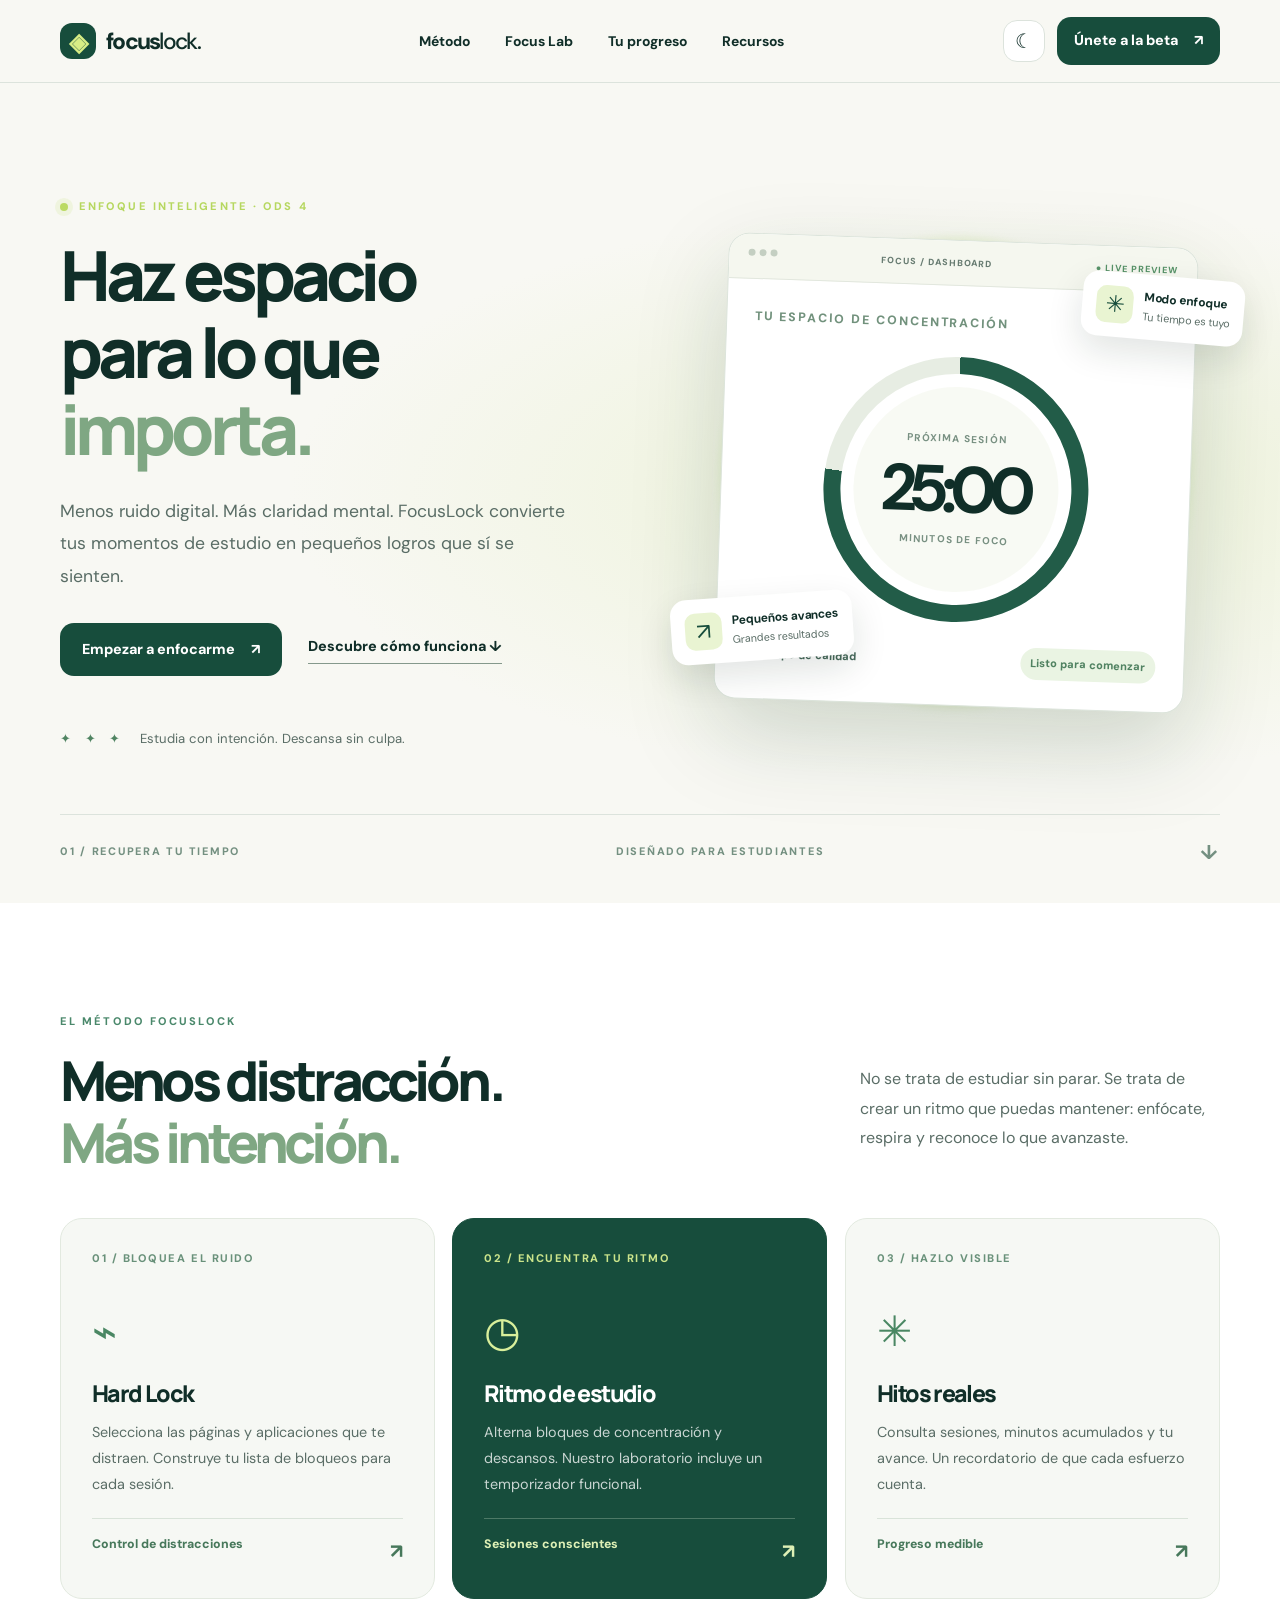
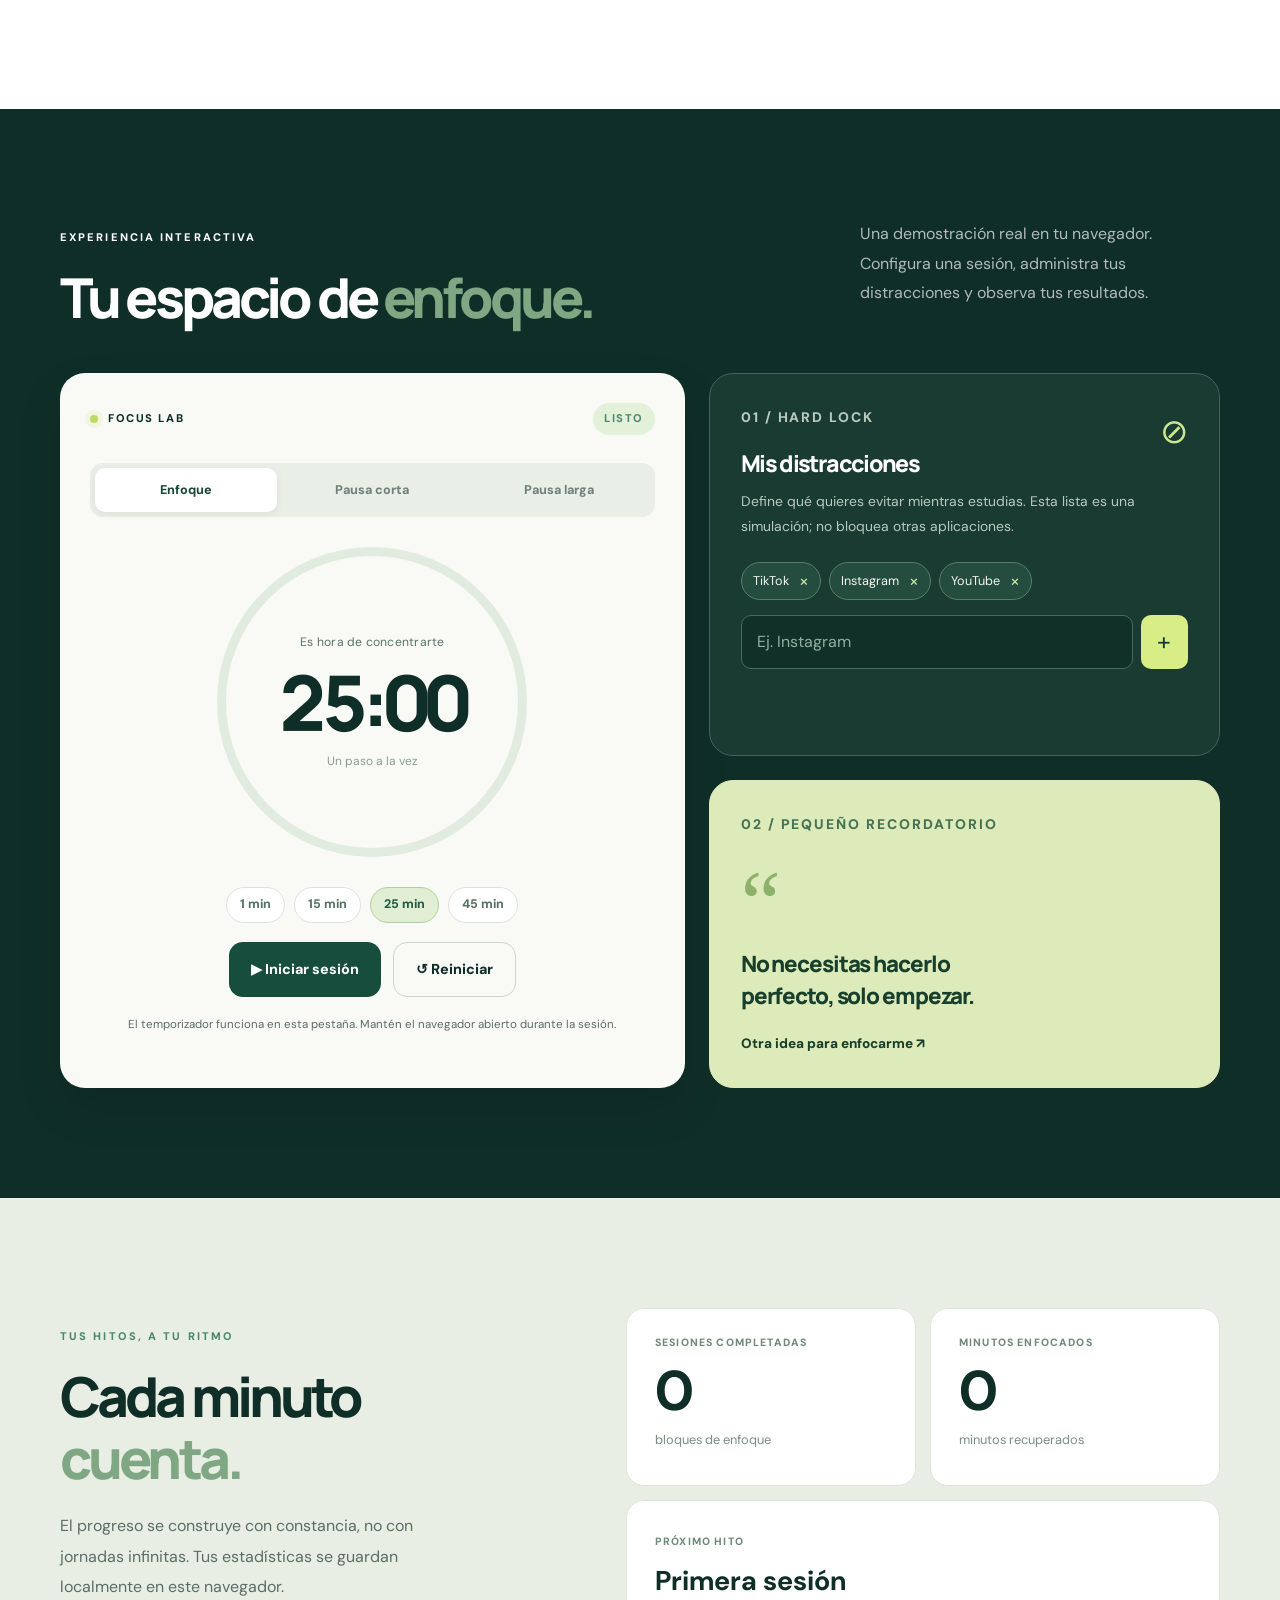
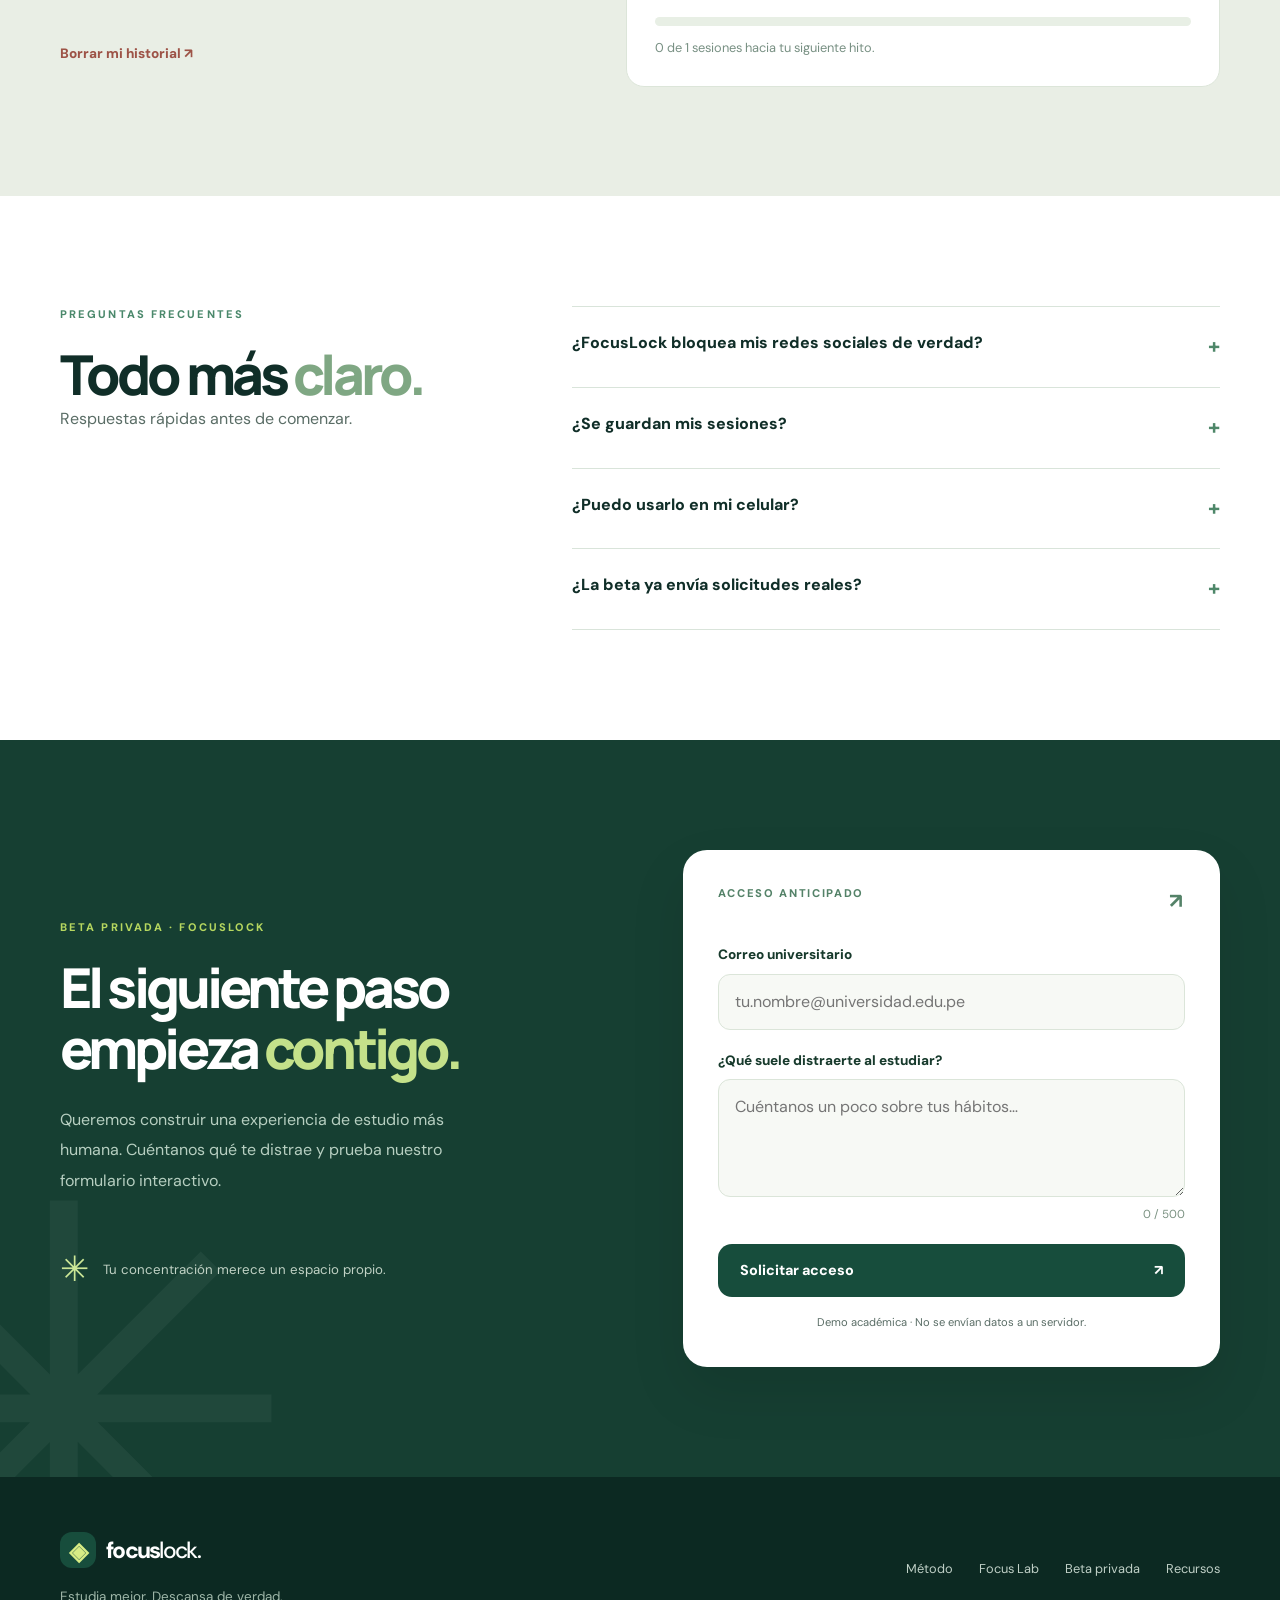
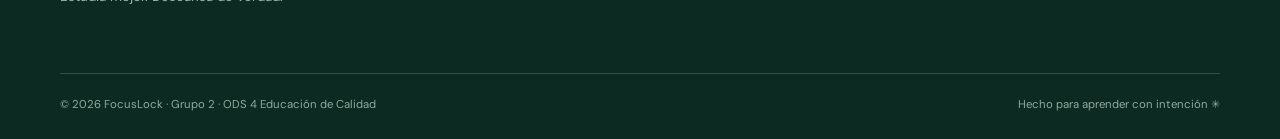
<file: index.html>
<!doctype html>
<html lang="es">
<head>
<meta charset="UTF-8">
<meta name="viewport" content="width=device-width,initial-scale=1">
<meta name="theme-color" content="#102e28">
<meta name="description" content="FocusLock: sesiones de enfoque, pausas conscientes y seguimiento de tus avances.">
<title>FocusLock — Recupera tu enfoque</title>
<link rel="icon" href="iconos/favicon.svg" type="image/svg+xml">
<link rel="stylesheet" href="css/estilos.css">
<script src="js/interacciones.js" defer></script>
<script src="js/validacion-beta.js" defer></script>
</head>
<body>
<div class="barra-progreso" aria-hidden="true"></div>
<a class="saltar" href="#contenido">Saltar al contenido</a>
<header class="cabecera" id="inicio"><div class="contenedor barra">
<a class="marca" href="#inicio"><span class="marca-icono">◈</span><span>focus<span class="marca-light">lock.</span></span></a>
<nav id="navegacion" aria-label="Navegación principal"><a href="#nosotros">Método</a><a href="#simulador">Focus Lab</a><a href="#progreso">Tu progreso</a><a href="recursos.html">Recursos</a></nav>
<div class="header-actions"><button class="icon-button" id="tema" aria-label="Cambiar tema" title="Cambiar tema">☾</button><a class="boton boton-cabecera" href="#contacto">Únete a la beta <span aria-hidden="true">↗</span></a><button id="menu-movil" class="icon-button menu-movil" aria-label="Abrir menú" aria-expanded="false">☰</button></div>
</div></header>
<main id="contenido">
<section class="hero seccion"><div class="contenedor hero-grid"><div class="hero-copy"><p class="eyebrow"><span class="dot"></span> ENFOQUE INTELIGENTE · ODS 4</p><h1>Haz espacio<br>para lo que <em>importa.</em></h1><p class="hero-descripcion">Menos ruido digital. Más claridad mental. FocusLock convierte tus momentos de estudio en pequeños logros que sí se sienten.</p><div class="hero-actions"><a class="boton primario" href="#simulador">Empezar a enfocarme <span aria-hidden="true">↗</span></a><a class="link-suave" href="#nosotros">Descubre cómo funciona <span aria-hidden="true">↓</span></a></div><div class="hero-trust"><span class="mini-stars">✦ ✦ ✦</span><span>Estudia con intención. Descansa sin culpa.</span></div></div>
<div class="hero-visual"><div class="aura"></div><div class="visual-window"><div class="window-top"><span class="window-dots"><i></i><i></i><i></i></span><span>FOCUS / DASHBOARD</span><span>● LIVE PREVIEW</span></div><div class="window-body"><div class="window-kicker">Tu espacio de concentración</div><div class="visual-circle"><div class="circle-inner"><small>PRÓXIMA SESIÓN</small><strong>25:00</strong><span>MINUTOS DE FOCO</span></div></div><div class="window-bottom"><span>◈ Tiempo de calidad</span><span class="state-pill">Listo para comenzar</span></div></div></div><div class="floating-note note-one"><span>↗</span><div><strong>Pequeños avances</strong><small>Grandes resultados</small></div></div><div class="floating-note note-two"><span>✳</span><div><strong>Modo enfoque</strong><small>Tu tiempo es tuyo</small></div></div></div></div><div class="contenedor hero-bottom"><span>01 / RECUPERA TU TIEMPO</span><span>DISEÑADO PARA ESTUDIANTES</span><a href="#nosotros" aria-label="Desplazar a la siguiente sección">↓</a></div></section>
<section id="nosotros" class="seccion method-section"><div class="contenedor"><div class="section-heading"><div><p class="eyebrow eyebrow-green">EL MÉTODO FOCUSLOCK</p><h2>Menos distracción.<br><em>Más intención.</em></h2></div><p>No se trata de estudiar sin parar. Se trata de crear un ritmo que puedas mantener: enfócate, respira y reconoce lo que avanzaste.</p></div><div class="feature-grid"><article class="feature-card"><span class="feature-number">01 / BLOQUEA EL RUIDO</span><div class="feature-icon">⌁</div><h3>Hard Lock</h3><p>Selecciona las páginas y aplicaciones que te distraen. Construye tu lista de bloqueos para cada sesión.</p><span class="feature-footer">Control de distracciones <span>↗</span></span></article><article class="feature-card featured"><span class="feature-number">02 / ENCUENTRA TU RITMO</span><div class="feature-icon">◷</div><h3>Ritmo de estudio</h3><p>Alterna bloques de concentración y descansos. Nuestro laboratorio incluye un temporizador funcional.</p><span class="feature-footer">Sesiones conscientes <span>↗</span></span></article><article class="feature-card"><span class="feature-number">03 / HAZLO VISIBLE</span><div class="feature-icon">✳</div><h3>Hitos reales</h3><p>Consulta sesiones, minutos acumulados y tu avance. Un recordatorio de que cada esfuerzo cuenta.</p><span class="feature-footer">Progreso medible <span>↗</span></span></article></div></div></section>
<section id="simulador" class="seccion lab-section"><div class="contenedor"><div class="section-heading lab-heading"><div><p class="eyebrow">EXPERIENCIA INTERACTIVA</p><h2>Tu espacio de <em>enfoque.</em></h2></div><p>Una demostración real en tu navegador. Configura una sesión, administra tus distracciones y observa tus resultados.</p></div><div class="lab-grid"><div class="timer-card"><div class="timer-top"><span><span class="dot"></span> FOCUS LAB</span><span id="timer-estado" class="tiny-status">LISTO</span></div><div class="timer-tabs" role="group" aria-label="Tipo de sesión"><button class="active" data-mode="focus" aria-pressed="true">Enfoque</button><button data-mode="short" aria-pressed="false">Pausa corta</button><button data-mode="long" aria-pressed="false">Pausa larga</button></div><div class="timer-ring" id="timer-ring"><div class="timer-ring-inner"><p id="timer-etiqueta">Es hora de concentrarte</p><div id="timer-display" role="timer" aria-live="off">25:00</div><span id="timer-subtitle">Un paso a la vez</span></div></div><div class="timer-presets" aria-label="Duración"><button data-min="1">1 min</button><button data-min="15">15 min</button><button data-min="25" class="selected">25 min</button><button data-min="45">45 min</button></div><div class="timer-controls"><button class="boton primario" id="timer-toggle">▶ Iniciar sesión</button><button class="boton outlined" id="timer-reset">↺ Reiniciar</button></div><p class="timer-footnote">El temporizador funciona en esta pestaña. Mantén el navegador abierto durante la sesión.</p></div><div class="lab-sidebar"><div class="side-card"><div class="side-header"><div><p class="card-overline">01 / HARD LOCK</p><h3>Mis distracciones</h3></div><span class="mini-icon">⊘</span></div><p>Define qué quieres evitar mientras estudias. Esta lista es una simulación; no bloquea otras aplicaciones.</p><div class="chip-list" id="bloqueos" aria-live="polite"></div><form id="form-bloqueo" class="inline-form"><label class="sr-only" for="bloqueo-input">Nueva distracción</label><input id="bloqueo-input" maxlength="35" placeholder="Ej. Instagram" autocomplete="off"><button type="submit" aria-label="Añadir distracción">+</button></form><p class="inline-feedback" id="bloqueo-mensaje" role="status"></p></div><div class="side-card quote-card"><p class="card-overline">02 / PEQUEÑO RECORDATORIO</p><div class="quote-mark">“</div><blockquote id="frase">No necesitas hacerlo perfecto, solo empezar.</blockquote><button id="otra-frase" class="text-button">Otra idea para enfocarme ↗</button></div></div></div></div></section>
<section id="progreso" class="seccion progress-section"><div class="contenedor progress-grid"><div><p class="eyebrow eyebrow-green">TUS HITOS, A TU RITMO</p><h2>Cada minuto<br><em>cuenta.</em></h2><p>El progreso se construye con constancia, no con jornadas infinitas. Tus estadísticas se guardan localmente en este navegador.</p><button id="borrar-progreso" class="text-button danger-button">Borrar mi historial ↗</button></div><div class="stats-panel"><div class="stat"><span>SESIONES COMPLETADAS</span><strong id="stat-sesiones">0</strong><small>bloques de enfoque</small></div><div class="stat"><span>MINUTOS ENFOCADOS</span><strong id="stat-minutos">0</strong><small>minutos recuperados</small></div><div class="stat stat-wide"><div><span>PRÓXIMO HITO</span><strong id="hito-texto">Primera sesión</strong></div><div class="milestone-track"><div id="hito-barra"></div></div><small id="hito-detalle">Completa una sesión de enfoque para empezar.</small></div></div></div></section>
<section class="seccion faq-section"><div class="contenedor faq-grid"><div><p class="eyebrow eyebrow-green">PREGUNTAS FRECUENTES</p><h2>Todo más <em>claro.</em></h2><p>Respuestas rápidas antes de comenzar.</p></div><div class="faq-list"><details><summary>¿FocusLock bloquea mis redes sociales de verdad?<span>+</span></summary><p>Esta versión es un prototipo interactivo. Permite configurar una lista de distracciones, pero no bloquea páginas ni aplicaciones fuera de esta web.</p></details><details><summary>¿Se guardan mis sesiones?<span>+</span></summary><p>Sí. Los bloques de enfoque completados se almacenan en el navegador mediante localStorage. Puedes borrar el historial cuando quieras.</p></details><details><summary>¿Puedo usarlo en mi celular?<span>+</span></summary><p>La interfaz se adapta a pantallas móviles. Para evitar pausas imprevistas en el temporizador, es mejor mantener esta pestaña activa.</p></details><details><summary>¿La beta ya envía solicitudes reales?<span>+</span></summary><p>Por ahora el formulario valida los datos y muestra una confirmación de demostración. No envía información a un servidor.</p></details></div></div></section>
<section id="contacto" class="seccion contact-section"><div class="contenedor contact-grid"><div><p class="eyebrow">BETA PRIVADA · FOCUSLOCK</p><h2>El siguiente paso<br>empieza <em>contigo.</em></h2><p>Queremos construir una experiencia de estudio más humana. Cuéntanos qué te distrae y prueba nuestro formulario interactivo.</p><div class="contact-decor">✳ <span>Tu concentración merece un espacio propio.</span></div></div><form id="formulario-beta" class="formulario beta-card" novalidate><div class="form-top"><span>ACCESO ANTICIPADO</span><span>↗</span></div><div class="campo"><label for="correo">Correo universitario</label><input type="email" id="correo" name="correo" placeholder="tu.nombre@universidad.edu.pe" autocomplete="email" aria-describedby="error-correo" required><p class="error-campo" id="error-correo" aria-live="polite"></p></div><div class="campo"><label for="detalle">¿Qué suele distraerte al estudiar?</label><textarea id="detalle" name="detalle" placeholder="Cuéntanos un poco sobre tus hábitos…" maxlength="500" minlength="10" required aria-describedby="error-detalle"></textarea><div class="counter-line"><p class="error-campo" id="error-detalle" aria-live="polite"></p><span id="contador-detalle">0 / 500</span></div></div><button type="submit" class="boton primario submit-beta">Solicitar acceso <span aria-hidden="true">↗</span></button><p id="estado-beta" class="estado-beta" role="status" aria-live="polite"></p><p class="privacy-note">Demo académica · No se envían datos a un servidor.</p></form></div></section>
</main><footer class="pie"><div class="contenedor"><div class="footer-top"><div><a class="marca" href="#inicio"><span class="marca-icono">◈</span><span>focus<span class="marca-light">lock.</span></span></a><p>Estudia mejor. Descansa de verdad.</p></div><div class="footer-links"><a href="#nosotros">Método</a><a href="#simulador">Focus Lab</a><a href="#contacto">Beta privada</a><a href="recursos.html">Recursos</a></div></div><div class="footer-bottom"><span>© 2026 FocusLock · Grupo 2 · ODS 4 Educación de Calidad</span><span>Hecho para aprender con intención ✳</span></div></div></footer>
<div id="toast" class="toast" role="status" aria-live="polite"></div>
</body></html>
</file>
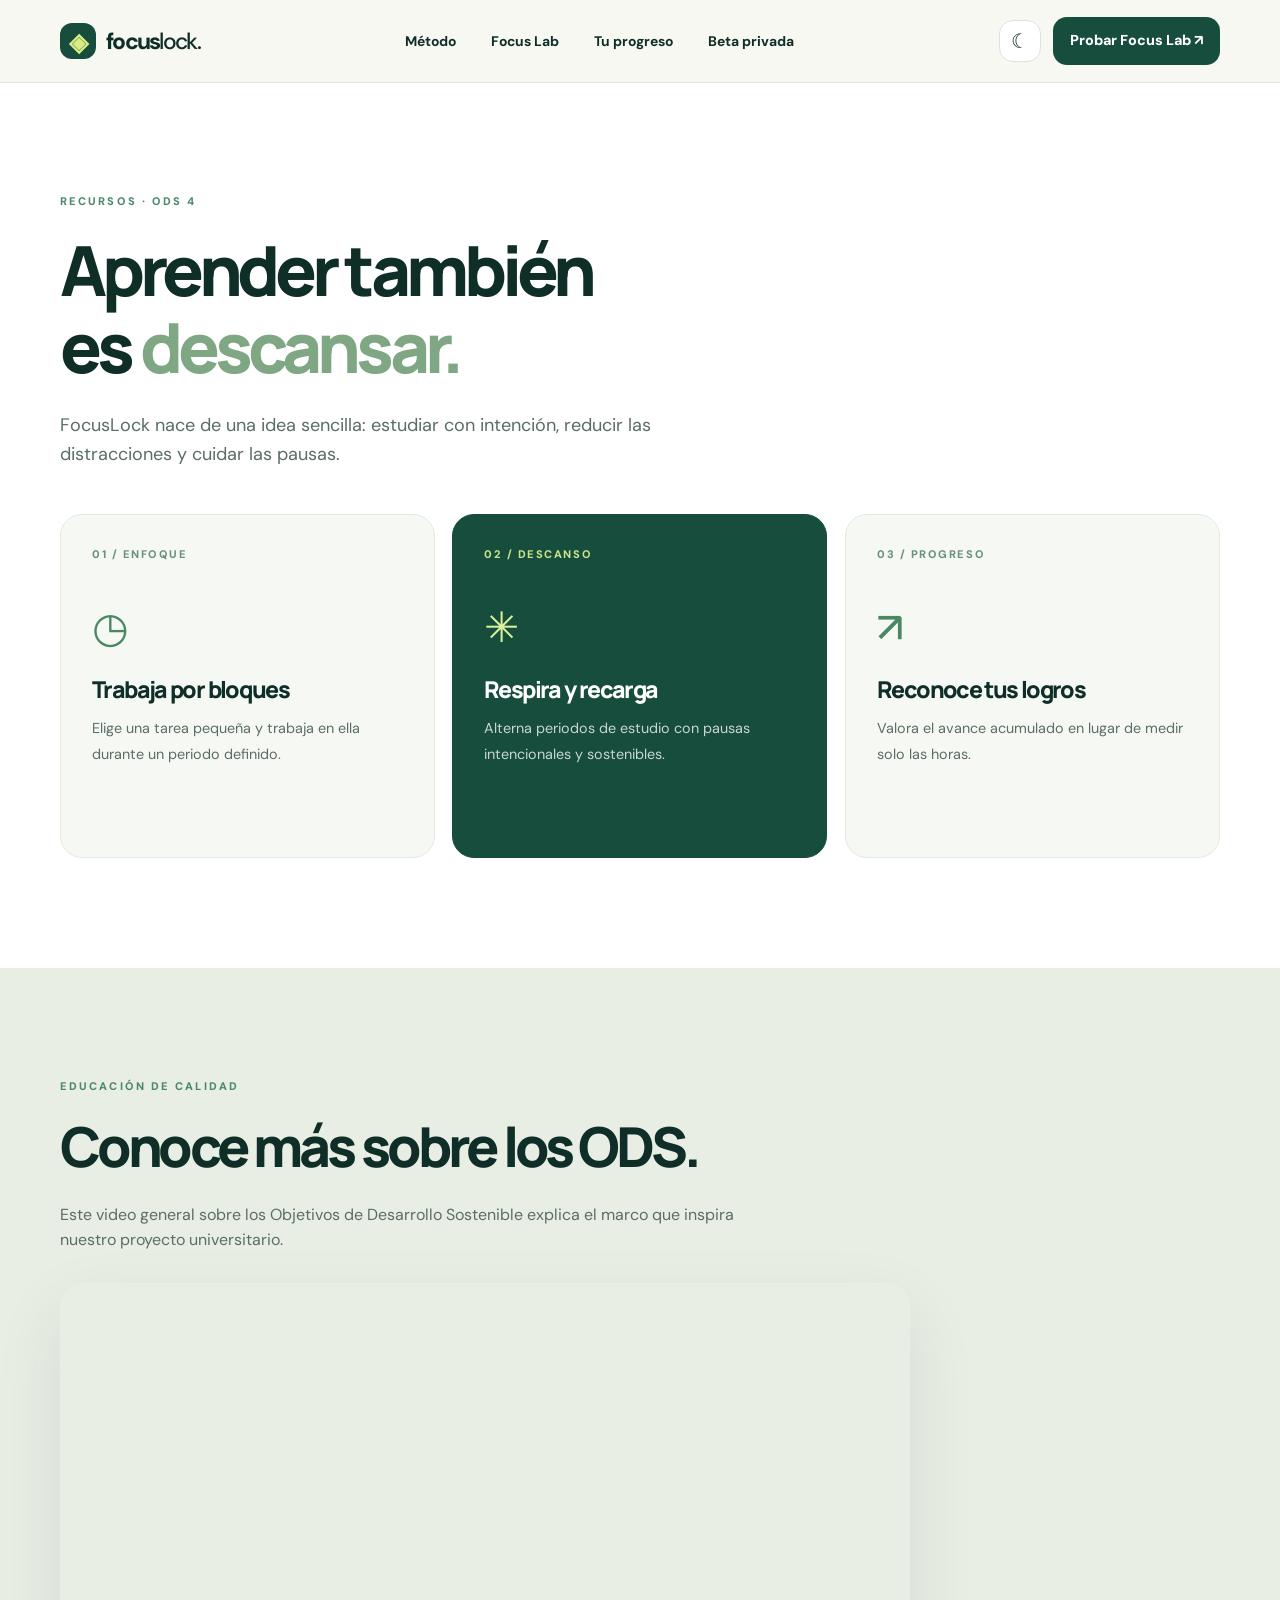
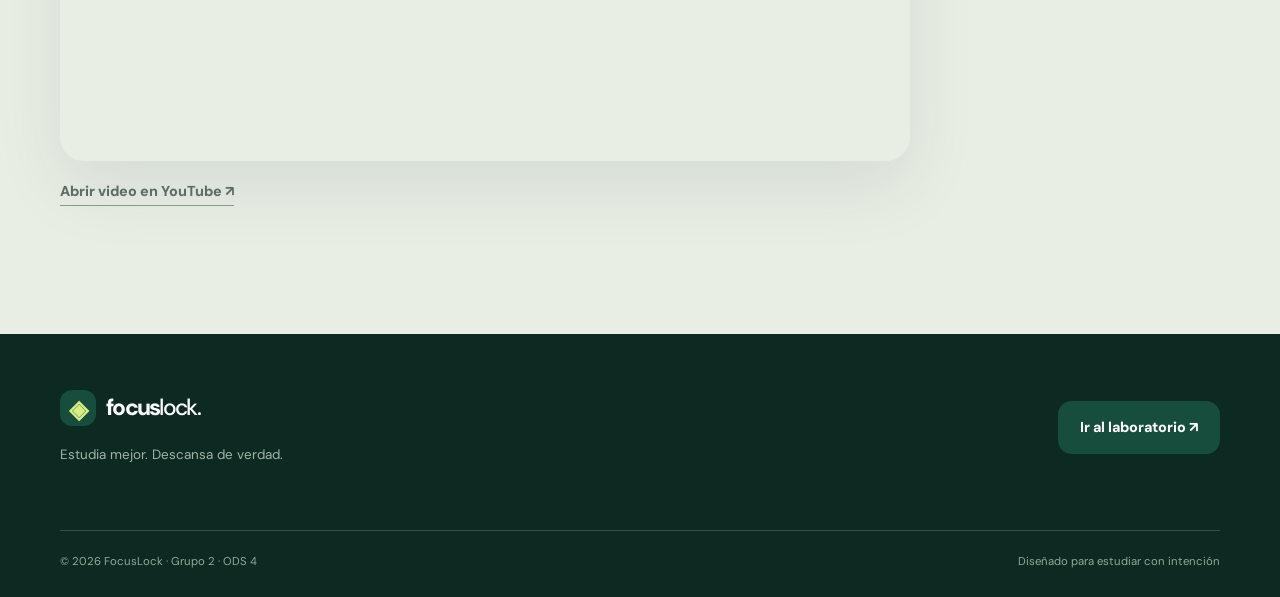
<file: recursos.html>
<!doctype html><html lang="es"><head><meta charset="UTF-8"><meta name="viewport" content="width=device-width,initial-scale=1"><title>Recursos — FocusLock</title><link rel="icon" href="iconos/favicon.svg"><link rel="stylesheet" href="css/estilos.css"><script src="js/interacciones.js" defer></script></head><body><div class="barra-progreso"></div><a class="saltar" href="#contenido">Saltar al contenido</a><header class="cabecera"><div class="contenedor barra"><a class="marca" href="index.html"><span class="marca-icono">◈</span><span>focus<span class="marca-light">lock.</span></span></a><nav id="navegacion" aria-label="Navegación"><a href="index.html#nosotros">Método</a><a href="index.html#simulador">Focus Lab</a><a href="index.html#progreso">Tu progreso</a><a href="index.html#contacto">Beta privada</a></nav><div class="header-actions"><button id="tema" class="icon-button" aria-label="Cambiar tema">☾</button><a href="index.html#simulador" class="boton boton-cabecera">Probar Focus Lab ↗</a><button id="menu-movil" class="icon-button menu-movil" aria-label="Abrir menú" aria-expanded="false">☰</button></div></div></header><main id="contenido"><section class="seccion method-section"><div class="contenedor"><p class="eyebrow eyebrow-green">RECURSOS · ODS 4</p><h1>Aprender también<br>es <em>descansar.</em></h1><p style="max-width:650px;margin-top:26px;font-size:1.13rem">FocusLock nace de una idea sencilla: estudiar con intención, reducir las distracciones y cuidar las pausas.</p><div class="feature-grid" style="margin-top:45px"><article class="feature-card"><span class="feature-number">01 / ENFOQUE</span><div class="feature-icon">◷</div><h3>Trabaja por bloques</h3><p>Elige una tarea pequeña y trabaja en ella durante un periodo definido.</p></article><article class="feature-card featured"><span class="feature-number">02 / DESCANSO</span><div class="feature-icon">✳</div><h3>Respira y recarga</h3><p>Alterna periodos de estudio con pausas intencionales y sostenibles.</p></article><article class="feature-card"><span class="feature-number">03 / PROGRESO</span><div class="feature-icon">↗</div><h3>Reconoce tus logros</h3><p>Valora el avance acumulado en lugar de medir solo las horas.</p></article></div></div></section><section class="seccion progress-section"><div class="contenedor"><p class="eyebrow eyebrow-green">EDUCACIÓN DE CALIDAD</p><h2>Conoce más sobre los ODS.</h2><p style="margin-top:24px;max-width:700px">Este video general sobre los Objetivos de Desarrollo Sostenible explica el marco que inspira nuestro proyecto universitario.</p><div style="aspect-ratio:16/9;max-width:850px;margin-top:30px;overflow:hidden;border-radius:24px;box-shadow:var(--shadow)"><iframe src="https://www.youtube.com/embed/gQBJfYlDOvA" title="Video sobre los Objetivos de Desarrollo Sostenible" loading="lazy" allowfullscreen style="width:100%;height:100%;border:0"></iframe></div><p style="margin-top:17px"><a class="link-suave" href="https://www.youtube.com/watch?v=gQBJfYlDOvA" target="_blank" rel="noopener noreferrer">Abrir video en YouTube ↗</a></p></div></section></main><footer class="pie"><div class="contenedor"><div class="footer-top"><div><a class="marca" href="index.html"><span class="marca-icono">◈</span><span>focus<span class="marca-light">lock.</span></span></a><p>Estudia mejor. Descansa de verdad.</p></div><a href="index.html#simulador" class="boton primario">Ir al laboratorio ↗</a></div><div class="footer-bottom"><span>© 2026 FocusLock · Grupo 2 · ODS 4</span><span>Diseñado para estudiar con intención</span></div></div></footer><div id="toast" class="toast" role="status"></div></body></html>
</file>
<file: css/estilos.css>
@import url('https://fonts.googleapis.com/css2?family=DM+Sans:wght@400;500;600;700;800&family=Manrope:wght@400;500;600;700;800&display=swap');
:root{--ink:#102e28;--muted:#5a6d66;--paper:#f8f8f3;--cream:#f0f1e9;--line:#dce3dc;--green:#174d3c;--lime:#d8ed85;--white:#fff;--shadow:0 26px 70px rgba(12,45,34,.09);--font:'DM Sans',Arial,sans-serif;--title:'Manrope',Arial,sans-serif}
*{box-sizing:border-box}html{scroll-behavior:smooth}body{margin:0;background:var(--paper);color:var(--ink);font-family:var(--font);line-height:1.6;overflow-x:hidden}button,input,textarea{font:inherit}button{cursor:pointer}a{text-decoration:none;color:inherit}a:focus-visible,button:focus-visible,input:focus-visible,textarea:focus-visible,summary:focus-visible{outline:3px solid #b5d35a;outline-offset:4px}img{max-width:100%}p{color:var(--muted);margin:0 0 1.3rem}.contenedor{width:min(1160px,calc(100% - 48px));margin:auto}.seccion{padding:110px 0}section[id]{scroll-margin-top:95px}.saltar{position:fixed;top:-100px;left:16px;z-index:300;background:var(--lime);padding:10px}.saltar:focus{top:12px}.barra-progreso{height:3px;position:fixed;top:0;left:0;width:0;background:#b9d963;z-index:110;pointer-events:none}.cabecera{position:sticky;top:0;z-index:100;background:rgba(248,248,243,.95);border-bottom:1px solid var(--line);backdrop-filter:blur(18px)}.barra{min-height:82px;display:flex;align-items:center;justify-content:space-between;gap:32px}.marca{font-size:1.43rem;font-weight:800;letter-spacing:-.075em;display:flex;align-items:center;gap:10px;white-space:nowrap}.marca-icono{display:grid;place-items:center;color:var(--lime);background:var(--green);height:36px;width:36px;border-radius:12px;letter-spacing:0;font-size:25px}.marca-light{font-weight:500}.cabecera nav{display:flex;align-items:center;gap:35px;font-size:.87rem;font-weight:700}.cabecera nav a{transition:color .2s}.cabecera nav a:hover{color:#63936c}.header-actions{display:flex;gap:12px;align-items:center}.icon-button{height:42px;width:42px;border:1px solid var(--line);border-radius:14px;background:var(--white);color:var(--ink);font-size:20px}.menu-movil{display:none}.boton{border:0;border-radius:14px;padding:15px 22px;display:inline-flex;align-items:center;justify-content:center;gap:16px;font-weight:800;font-size:.9rem;transition:transform .2s,background .2s,box-shadow .2s}.boton:hover{transform:translateY(-3px);box-shadow:0 12px 25px rgba(16,55,38,.16)}.primario,.boton-cabecera{background:var(--green);color:#fff}.primario:hover,.boton-cabecera:hover{background:#236a50}.boton-cabecera{padding:12px 17px}.outlined{background:transparent;color:var(--ink);border:1px solid #cbd7cc}.hero{padding:115px 0 35px;min-height:680px;background:radial-gradient(ellipse at 77% 50%,#ecf2d7 0%,transparent 50%),var(--paper)}.hero-grid{display:grid;grid-template-columns:1.04fr .96fr;gap:58px;align-items:center}.eyebrow{font-size:.69rem;font-weight:800;letter-spacing:.19em;color:#b6d75f;display:flex;align-items:center;gap:11px;margin-bottom:20px}.eyebrow-green{color:#4a886b}.dot{width:8px;height:8px;background:#bbda63;border-radius:50%;display:inline-block;box-shadow:0 0 0 5px rgba(187,218,99,.15)}h1,h2,h3{font-family:var(--title);letter-spacing:-.07em;line-height:1.12;margin:0;color:var(--ink)}h1{font-size:clamp(3.2rem,5.4vw,5.4rem);font-weight:800}h1 em,h2 em{font-style:normal;color:#7fa783}h2{font-size:clamp(2.4rem,4.3vw,4.1rem);font-weight:800}h3{font-size:1.45rem;font-weight:800}.hero-descripcion{font-size:1.1rem;max-width:510px;line-height:1.85;margin:27px 0 30px}.hero-actions{display:flex;align-items:center;gap:26px;flex-wrap:wrap}.link-suave{font-weight:800;font-size:.9rem;border-bottom:1px solid #85998c;padding-bottom:5px}.hero-trust{display:flex;align-items:center;gap:15px;font-size:.82rem;color:var(--muted);margin-top:52px}.mini-stars{color:#508462;letter-spacing:.3rem}.hero-visual{position:relative;min-height:460px;display:grid;place-items:center}.aura{position:absolute;width:470px;height:470px;background:#dcebbd;border-radius:50%;filter:blur(5px);opacity:.62}.visual-window{position:relative;width:96%;max-width:470px;background:#fff;border:1px solid #dce4db;border-radius:21px;box-shadow:0 35px 90px rgba(17,56,40,.17);overflow:hidden;transform:rotate(2deg)}.window-top{background:#f5f7ef;display:flex;justify-content:space-between;padding:15px 19px;font-size:9px;letter-spacing:.11em;font-weight:800;color:#677b71;border-bottom:1px solid #e2e7de}.window-top>span:last-child{color:#579268}.window-dots{display:flex;gap:4px}.window-dots i{width:7px;height:7px;background:#c4cfc2;border-radius:50%}.window-body{padding:28px}.window-kicker{font-size:.77rem;text-transform:uppercase;letter-spacing:.16em;color:#71917c;font-weight:800}.visual-circle{width:265px;height:265px;border-radius:50%;margin:23px auto;background:conic-gradient(#225c48 0 77%,#e7ede3 77% 100%);display:grid;place-items:center}.circle-inner{width:231px;height:231px;border:13px solid white;background:#f8faf4;border-radius:50%;display:flex;flex-direction:column;align-items:center;justify-content:center}.circle-inner small,.circle-inner span{font-size:10px;letter-spacing:.12em;color:#789082;font-weight:700}.circle-inner strong{font-size:4.1rem;letter-spacing:-.09em;line-height:1.3}.window-bottom{display:flex;justify-content:space-between;align-items:center;font-size:11px;font-weight:800;color:#47695b;gap:8px}.state-pill{background:#eaf4e3;color:#508261;padding:7px 10px;border-radius:100px}.floating-note{position:absolute;display:flex;align-items:center;gap:10px;background:#fff;box-shadow:0 14px 35px rgba(13,42,28,.12);padding:14px;border-radius:16px;z-index:2;transform:rotate(-4deg)}.floating-note>span{height:37px;width:37px;background:#e9f4d2;display:grid;place-items:center;border-radius:10px;font-size:23px;color:var(--green)}.floating-note strong,.floating-note small{display:block}.floating-note strong{font-size:.75rem}.floating-note small{font-size:.67rem;color:var(--muted)}.note-one{left:-20px;bottom:46px}.note-two{right:-24px;top:36px;transform:rotate(5deg)}.hero-bottom{border-top:1px solid var(--line);display:flex;align-items:center;justify-content:space-between;margin-top:65px;padding-top:21px;font-size:.68rem;letter-spacing:.16em;font-weight:800;color:#749081}.hero-bottom a{font-size:20px}.method-section{background:#fff}.section-heading{display:flex;align-items:end;justify-content:space-between;gap:70px;margin-bottom:44px}.section-heading>div{flex:1.2}.section-heading>p{max-width:360px;flex:1;line-height:1.85}.feature-grid{display:grid;grid-template-columns:repeat(3,minmax(0,1fr));gap:17px}.feature-card{background:#f6f8f4;border:1px solid #e2e9df;border-radius:22px;padding:31px;min-height:344px;display:flex;flex-direction:column;transition:transform .3s,box-shadow .3s}.feature-card:hover{transform:translateY(-7px);box-shadow:var(--shadow)}.feature-card.featured{background:#174d3c;border-color:#174d3c}.feature-number,.card-overline{font-size:.69rem;letter-spacing:.14em;font-weight:800;color:#69917a}.featured .feature-number{color:#cbe48b}.feature-icon{font-size:42px;font-weight:500;color:#4a8763;margin:30px 0 15px}.featured .feature-icon{color:#d9ef9b}.feature-card h3{margin-bottom:14px}.feature-card p{font-size:.9rem;line-height:1.8}.featured h3,.featured p{color:white}.featured p{opacity:.77}.feature-footer{display:flex;justify-content:space-between;font-size:.77rem;font-weight:800;border-top:1px solid #d9e3d9;padding-top:16px;margin-top:auto;color:#47785b}.featured .feature-footer{color:#def0b6;border-color:#4d7966}.feature-footer span{font-size:20px}.lab-section{background:#102e28;color:#fff}.lab-heading h2,.lab-heading p{color:#fff}.lab-heading>p{opacity:.67}.lab-grid{display:grid;grid-template-columns:1.1fr .9fr;gap:24px}.timer-card{background:#f9faf6;color:var(--ink);padding:30px;border-radius:25px;box-shadow:0 20px 45px rgba(0,0,0,.12)}.timer-top{display:flex;align-items:center;justify-content:space-between;font-size:.7rem;font-weight:800;letter-spacing:.14em}.timer-top>span:first-child{display:flex;align-items:center;gap:10px}.tiny-status{color:#4d8968;background:#e3f1db;border-radius:50px;padding:7px 11px}.timer-tabs{display:flex;background:#e9eee7;padding:5px;gap:4px;border-radius:13px;margin-top:28px}.timer-tabs button{flex:1;border:0;background:transparent;padding:12px 5px;border-radius:10px;font-size:.79rem;font-weight:800;color:#708278}.timer-tabs .active{background:#fff;color:#1a4938;box-shadow:0 2px 8px rgba(0,0,0,.06)}.timer-ring{width:min(310px,78%);aspect-ratio:1;border-radius:50%;margin:30px auto;background:conic-gradient(#215b48 0 0%,#e1ebe0 0 100%);display:grid;place-items:center;transition:background .2s}.timer-ring-inner{width:calc(100% - 18px);height:calc(100% - 18px);border-radius:50%;background:#f9faf6;display:flex;flex-direction:column;align-items:center;justify-content:center}.timer-ring-inner p{font-size:.76rem;letter-spacing:.02em;margin:0;color:#567466}.timer-ring-inner #timer-display{font-family:var(--title);font-size:clamp(3.3rem,6vw,4.8rem);font-weight:800;letter-spacing:-.085em;line-height:1.3;font-variant-numeric:tabular-nums}.timer-ring-inner span{font-size:.75rem;color:#8a9d92}.timer-presets{display:flex;gap:9px;justify-content:center;margin:0 0 19px}.timer-presets button{border:1px solid #dae4da;color:#567265;background:white;border-radius:50px;padding:7px 13px;font-size:.78rem;font-weight:800}.timer-presets .selected{background:#e2eed4;border-color:#aed19f;color:#225b46}.timer-controls{display:flex;justify-content:center;gap:12px;flex-wrap:wrap}.timer-footnote{text-align:center;font-size:.72rem;margin:19px 0 0}.lab-sidebar{display:grid;grid-template-rows:1.25fr 1fr;gap:24px}.side-card{border:1px solid #45635a;border-radius:24px;padding:31px;background:#193b32}.side-header{display:flex;justify-content:space-between;gap:10px}.side-card h3{color:#fff;margin:10px 0 13px}.side-card p{color:#b8c9bf;font-size:.87rem;line-height:1.8}.mini-icon{font-size:34px;color:#cbe792}.chip-list{display:flex;flex-wrap:wrap;gap:8px;min-height:38px;margin:23px 0 15px}.chip{border:1px solid #587e68;border-radius:50px;padding:7px 11px;background:#254d3f;color:#f2f6ed;display:flex;gap:10px;align-items:center;font-size:.79rem}.chip button{background:none;border:0;color:#cce9ab;font-size:18px;padding:0;line-height:1}.inline-form{display:flex;gap:8px}.inline-form input{min-width:0;flex:1;padding:13px 15px;border:1px solid #4a6a5c;border-radius:10px;background:#113128;color:#fff}.inline-form input::placeholder{color:#91aea0}.inline-form button{width:47px;border:0;border-radius:10px;background:#d8ed85;color:#163e2e;font-size:25px}.inline-feedback{min-height:17px;margin:8px 0 0!important;font-size:.75rem!important}.quote-card{background:#ddebba;color:#183e2c;border-color:#ddebba;position:relative;overflow:hidden}.quote-card .card-overline{color:#467153}.quote-mark{font-size:90px;line-height:1;margin:0;color:#8cb16b;font-family:Georgia,serif}.quote-card blockquote{font-family:var(--title);font-size:1.4rem;font-weight:800;line-height:1.4;letter-spacing:-.05em;margin:0 0 19px;max-width:300px}.text-button{padding:0;border:0;background:none;font-size:.85rem;font-weight:800;color:inherit;text-align:left}.progress-section{background:#e9eee5}.progress-grid{display:grid;grid-template-columns:.9fr 1.1fr;gap:80px;align-items:center}.progress-grid>div:first-child>p:not(.eyebrow){max-width:390px;margin-top:22px;line-height:1.9}.stats-panel{display:grid;grid-template-columns:1fr 1fr;gap:14px}.stat{background:#fff;border:1px solid #dce5d9;padding:26px 28px;border-radius:18px;min-height:178px;display:flex;flex-direction:column}.stat>span,.stat-wide span{font-size:.66rem;letter-spacing:.11em;color:#708a78;font-weight:800}.stat>strong{font-size:3.5rem;letter-spacing:-.08em;line-height:1.4}.stat small{color:#789083;font-size:.8rem}.stat-wide{grid-column:1/-1;min-height:150px;display:block}.stat-wide strong{display:block;font-size:1.7rem;margin-top:6px}.milestone-track{height:9px;background:#e8efe5;border-radius:20px;overflow:hidden;margin:15px 0 8px}.milestone-track div{height:100%;width:0;background:#387957;transition:width .4s}.danger-button{margin-top:20px;color:#9d5347}.faq-section{background:#fff}.faq-grid{display:grid;grid-template-columns:.8fr 1.2fr;gap:80px}.faq-list details{border-bottom:1px solid #d9e4da}.faq-list details:first-child{border-top:1px solid #d9e4da}.faq-list summary{list-style:none;padding:23px 0;display:flex;justify-content:space-between;gap:25px;font-weight:800;cursor:pointer}.faq-list summary::-webkit-details-marker{display:none}.faq-list summary span{font-size:21px;color:#4e8769}.faq-list details[open] summary span{transform:rotate(45deg)}.faq-list details p{padding-right:30px;font-size:.9rem;line-height:1.8}.contact-section{background:#163f32;color:#fff;position:relative;overflow:hidden}.contact-section:before{content:'✳';font-size:570px;line-height:1;position:absolute;left:-175px;bottom:-230px;opacity:.045;pointer-events:none}.contact-grid{display:grid;grid-template-columns:1fr 1fr;gap:85px;align-items:center;position:relative}.contact-grid h2{color:white}.contact-grid h2 em{color:#c4e18a}.contact-grid>div>p:not(.eyebrow){color:#b7cfc1;max-width:410px;line-height:1.9;margin-top:25px}.contact-decor{display:flex;gap:14px;align-items:center;color:#cce797;font-size:35px;margin-top:45px}.contact-decor span{font-size:.83rem;color:#c1d2c5}.beta-card{margin:0;max-width:100%;background:#fff;color:#173a2c;padding:35px;border-radius:24px;box-shadow:0 25px 55px rgba(0,0,0,.1)}.form-top{display:flex;justify-content:space-between;color:#548268;font-size:.7rem;font-weight:800;letter-spacing:.15em;margin-bottom:26px}.form-top span:last-child{font-size:21px}.campo{margin-bottom:20px}.campo label{display:block;font-size:.85rem;font-weight:800;margin-bottom:8px}.campo input,.campo textarea{width:100%;border-radius:12px;background:#f7f9f5;border:1px solid #dbe5d9;padding:14px 16px;color:#183a2c;outline:none}.campo input:focus,.campo textarea:focus{border-color:#6ca47d;box-shadow:0 0 0 4px rgba(92,149,99,.1)}.campo textarea{min-height:118px;resize:vertical}.formulario .error-campo{font-size:.76rem;color:#b4453d;margin:5px 0 0}.campo-invalido{border-color:#b4453d!important}.campo-valido{border-color:#4b9670!important}.counter-line{display:flex;justify-content:space-between;gap:10px}.counter-line>span{color:#7a9181;font-size:.73rem}.submit-beta{width:100%;justify-content:space-between}.estado-beta{font-size:.84rem;font-weight:800;margin:10px 0}.estado-beta.exito{color:#247952}.estado-beta.error{color:#af3e3a}.privacy-note{margin:17px 0 0;font-size:.7rem;text-align:center}.pie{background:#0c2922;color:#fff;padding:55px 0 25px}.pie .marca{color:#fff}.pie p{font-size:.84rem;color:#9eb6a8;margin:18px 0 0}.footer-top,.footer-bottom{display:flex;justify-content:space-between;gap:30px;align-items:center}.footer-links{display:flex;gap:26px;font-size:.8rem;color:#c0d0c7}.footer-bottom{border-top:1px solid #315046;margin-top:65px;padding-top:22px;font-size:.71rem;color:#91aa9b}.toast{position:fixed;bottom:25px;right:25px;z-index:150;background:#183e32;color:#fff;padding:14px 21px;border-radius:12px;box-shadow:0 15px 35px #102e2833;font-size:.85rem;font-weight:700;transform:translateY(30px);opacity:0;pointer-events:none;transition:transform .25s,opacity .25s;max-width:min(360px,90vw)}.toast.show{opacity:1;transform:translateY(0)}.sr-only{position:absolute;width:1px;height:1px;padding:0;margin:-1px;overflow:hidden;clip:rect(0,0,0,0);white-space:nowrap;border:0}
@media(min-width:769px){.feature-card,.stats-panel,.timer-card{will-change:transform}}
@media(max-width:1050px){.cabecera nav{gap:16px}.hero-grid{gap:22px}.note-one{left:0}.note-two{right:0}.contact-grid{gap:35px}.progress-grid{gap:35px}}
@media(max-width:760px){.contenedor{width:min(100% - 34px,540px)}.seccion{padding:75px 0}.barra{min-height:72px}.cabecera nav{display:none;position:absolute;top:72px;left:0;width:100%;background:var(--paper);padding:24px;box-shadow:0 25px 35px #102e2820;flex-direction:column;align-items:flex-start;gap:24px}.cabecera nav.open{display:flex}.menu-movil{display:grid;place-items:center}.boton-cabecera{display:none}.hero{padding:78px 0 25px}.hero-grid,.progress-grid,.contact-grid,.lab-grid,.faq-grid{grid-template-columns:1fr}.hero-copy h1{font-size:clamp(3.1rem,12vw,4.6rem)}.hero-visual{min-height:420px;margin-top:25px}.visual-window{max-width:420px}.note-one{left:-7px;bottom:23px}.note-two{right:-7px;top:23px}.hero-bottom{margin-top:20px}.hero-bottom span:nth-child(2){display:none}.section-heading{display:block}.section-heading>p{margin-top:20px}.feature-grid{grid-template-columns:1fr}.feature-card{min-height:270px}.feature-icon{margin:12px 0}.lab-sidebar{grid-template-rows:auto}.faq-grid{gap:20px}.contact-grid{gap:35px}.footer-top,.footer-bottom{align-items:flex-start;flex-direction:column}.footer-links{flex-wrap:wrap}.footer-bottom{margin-top:40px}.contact-decor{margin-top:24px}}
@media(max-width:420px){.hero-visual{min-height:360px}.visual-window{width:95%}.visual-circle{height:215px;width:215px}.circle-inner{height:185px;width:185px}.circle-inner strong{font-size:3.1rem}.floating-note{padding:9px}.note-one{bottom:0}.note-two{top:5px}.timer-card,.side-card,.beta-card{padding:22px}.timer-tabs button{font-size:.7rem}.timer-ring{width:90%}.timer-controls .boton{padding:13px 16px}.hero-actions{gap:18px}}
@media(prefers-reduced-motion:no-preference){.reveal{opacity:0;transform:translateY(26px);transition:opacity .65s,transform .65s}.reveal.in-view{opacity:1;transform:translateY(0)}}
@media(prefers-reduced-motion:reduce){html{scroll-behavior:auto}*,*:before,*:after{transition-duration:.01ms!important;animation-duration:.01ms!important}}
body.dark{--ink:#ebf4ea;--muted:#b3c5b7;--paper:#0e2620;--cream:#17362b;--line:#36574a;--green:#265f48;--white:#16362b;--shadow:0 20px 60px #0005;background:var(--paper)}body.dark .cabecera{background:#102920ed}body.dark .method-section,body.dark .faq-section{background:#102b23}body.dark .feature-card,body.dark .stats-panel .stat{background:#1a382e;border-color:#335449}body.dark .feature-card.featured{background:#285840}body.dark .feature-card h3,body.dark .feature-card p,body.dark .feature-footer{color:#e2eddf}body.dark .progress-section{background:#1a342b}body.dark .hero{background:radial-gradient(ellipse at 76% 45%,#254a36 0%,transparent 55%),#0e2620}body.dark .visual-window,body.dark .circle-inner,body.dark .timer-card,body.dark .timer-ring-inner,body.dark .beta-card{background:#f9faf6;color:#102e28}body.dark .visual-window h3,body.dark .timer-card h3{color:#102e28}body.dark .hero .hero-descripcion{color:#b3c5b7}body.dark .progress-section h2,body.dark .faq-section h2,body.dark .method-section h2,body.dark .feature-card h3{color:#e2eddf}body.dark .stat span,body.dark .stat small{color:#abc4b1}body.dark .icon-button{color:#e3efdf;background:#193b2d}
</file>
